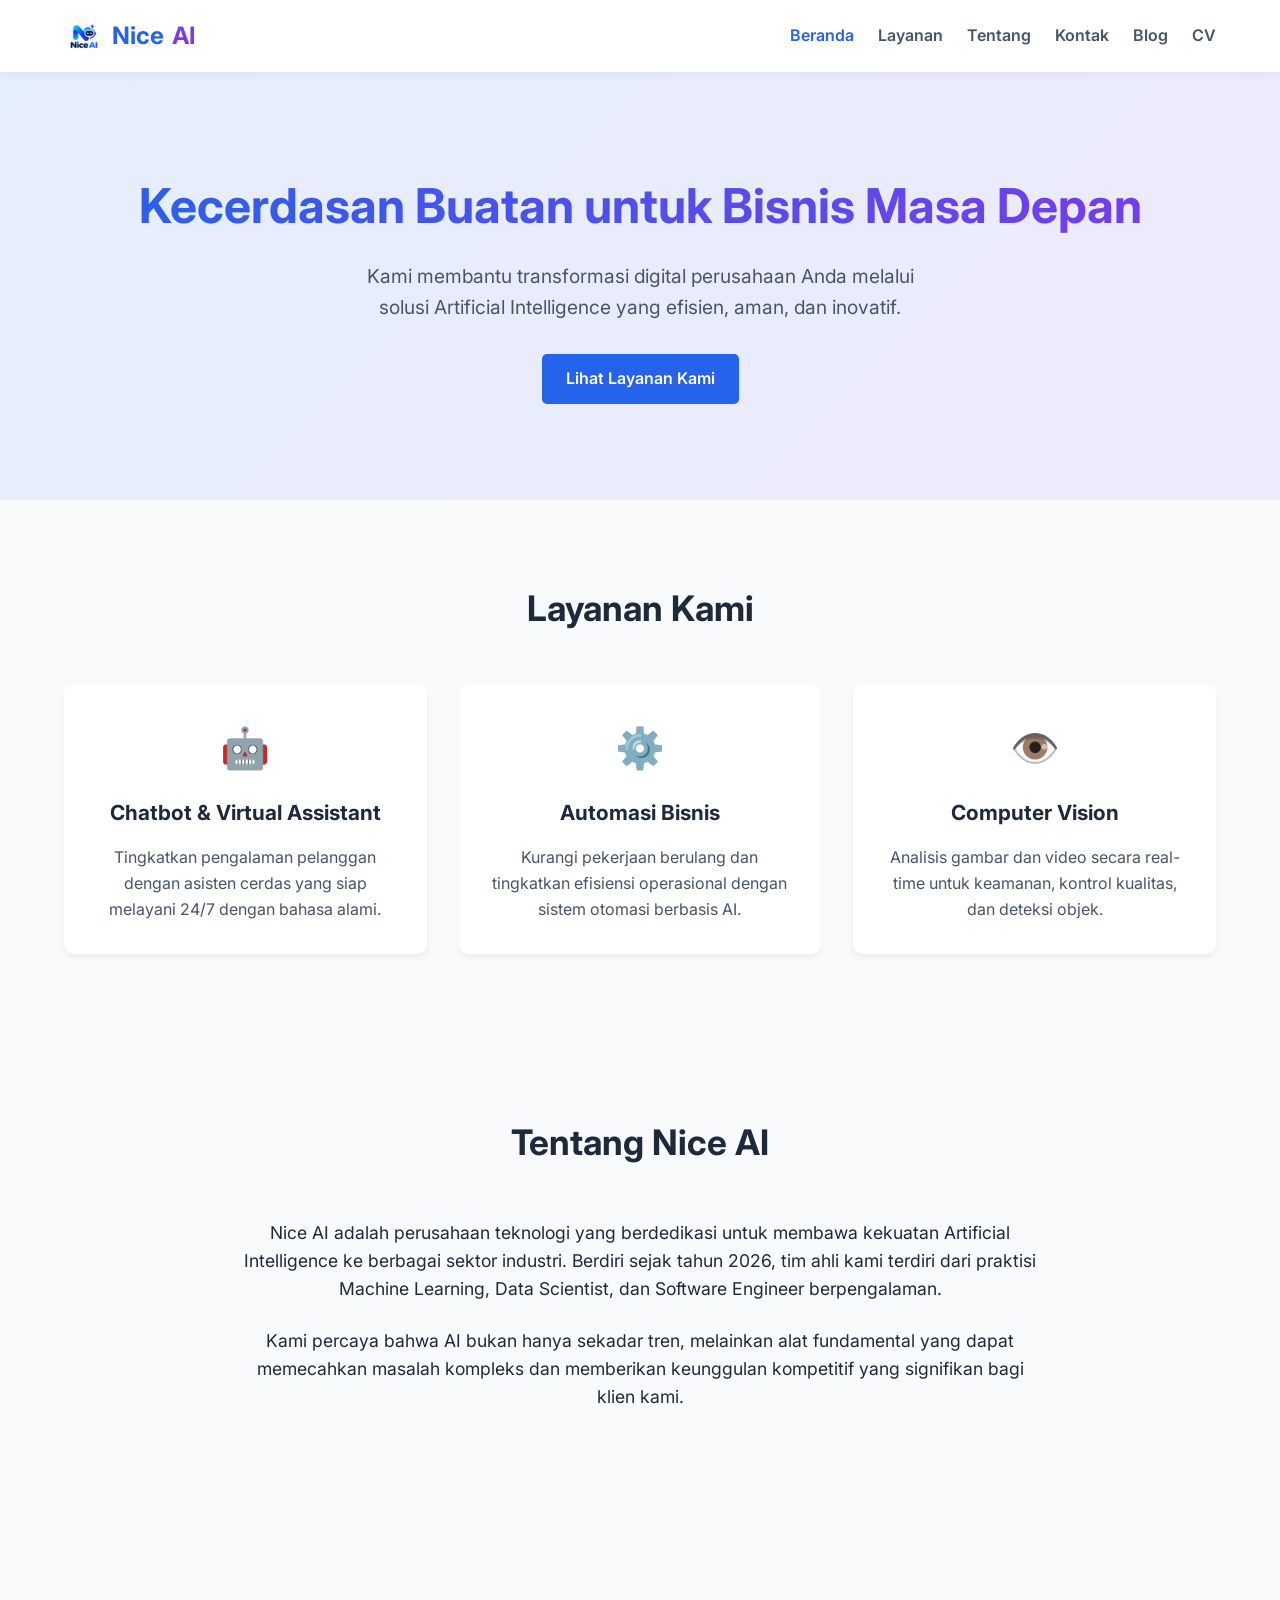
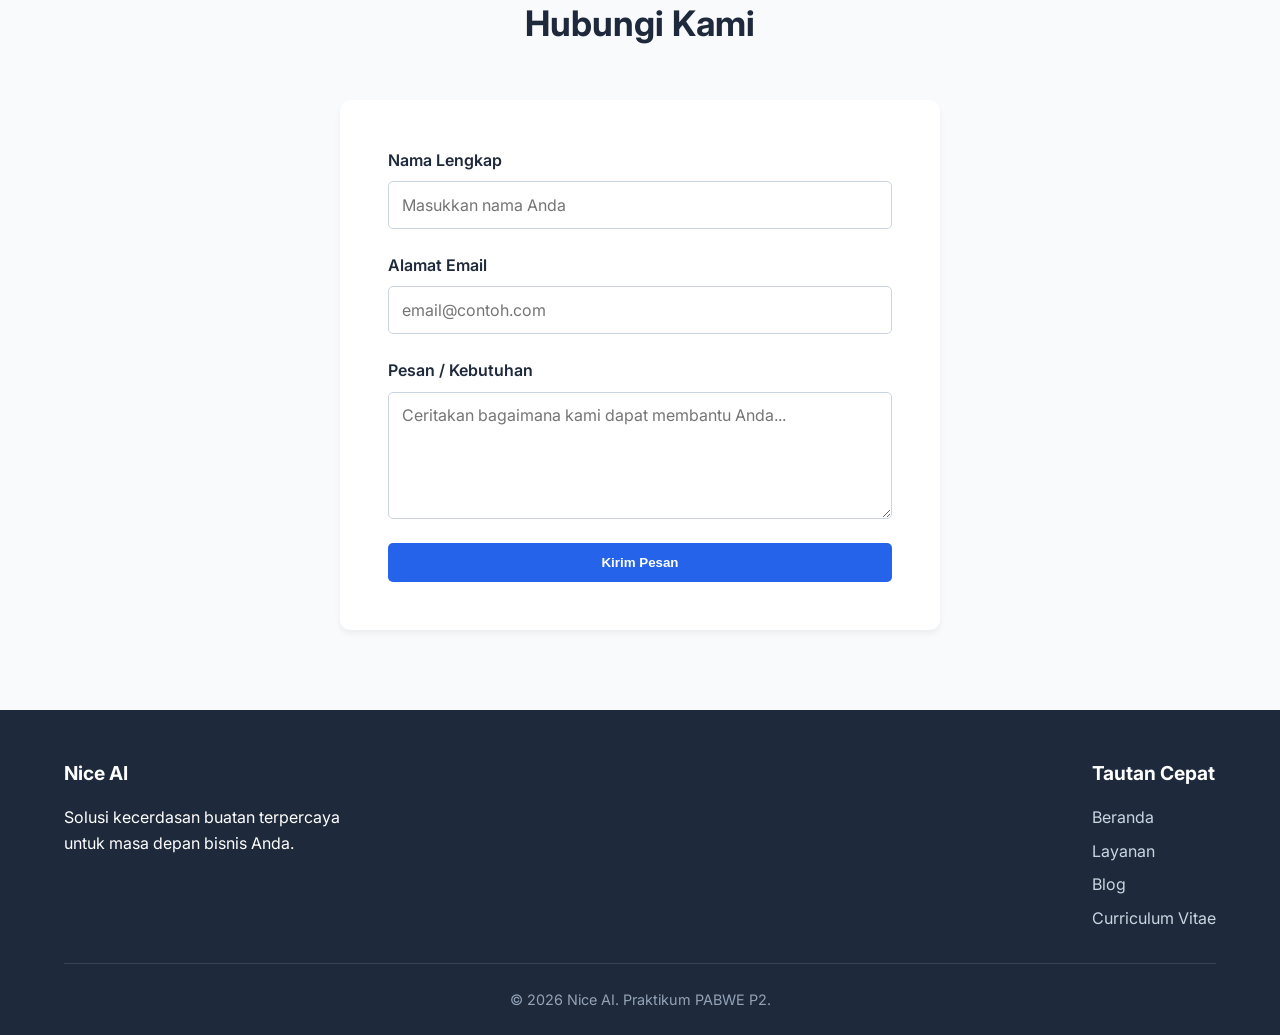
<file: index.html>
<!DOCTYPE html>
<html lang="id">
<head>
    <meta charset="UTF-8">
    <meta name="viewport" content="width=device-width, initial-scale=1.0">
    <meta name="description" content="Nice AI - Solusi kecerdasan buatan terbaik untuk transformasi digital bisnis Anda.">
    <title>Nice AI - Perusahaan Jasa Artificial Intelligence</title>
    <!-- Link ke External CSS -->
    <link rel="stylesheet" href="assets/css/style.css">
</head>
<body>

    <!-- Header & Navigasi -->
    <header>
        <div class="container">
            <nav>
                <div class="logo logo-flex">
                    <img src="assets/img/Logo_Nice_AI.png" alt="Logo Nice AI" width="40" height="40">
                    Nice <span>AI</span>
                </div>
                <ul class="nav-links">
                    <li><a href="#beranda" class="active">Beranda</a></li>
                    <li><a href="#layanan">Layanan</a></li>
                    <li><a href="#tentang">Tentang</a></li>
                    <li><a href="#kontak">Kontak</a></li>
                    <!-- Navigasi ke halaman lain sesuai kriteria praktikum -->
                    <li><a href="blog.html">Blog</a></li>
                    <li><a href="cv.html">CV</a></li>
                </ul>
            </nav>
        </div>
    </header>

    <!-- Main Content -->
    <main>
        <!-- Hero Section -->
        <section id="beranda" class="hero">
            <div class="container">
                <h1>Kecerdasan Buatan untuk Bisnis Masa Depan</h1>
                <p>Kami membantu transformasi digital perusahaan Anda melalui solusi Artificial Intelligence yang efisien, aman, dan inovatif.</p>
                <a href="#layanan" class="btn btn-primary">Lihat Layanan Kami</a>
            </div>
        </section>

        <!-- Layanan Section -->
        <section id="layanan">
            <div class="container">
                <h2 class="section-title">Layanan Kami</h2>
                <div class="services-grid">
                    <!-- Layanan 1 -->
                    <article class="service-card">
                        <div class="service-icon">🤖</div>
                        <h3>Chatbot & Virtual Assistant</h3>
                        <p>Tingkatkan pengalaman pelanggan dengan asisten cerdas yang siap melayani 24/7 dengan bahasa alami.</p>
                    </article>
                    <!-- Layanan 2 -->
                    <article class="service-card">
                        <div class="service-icon">⚙️</div>
                        <h3>Automasi Bisnis</h3>
                        <p>Kurangi pekerjaan berulang dan tingkatkan efisiensi operasional dengan sistem otomasi berbasis AI.</p>
                    </article>
                    <!-- Layanan 3 -->
                    <article class="service-card">
                        <div class="service-icon">👁️</div>
                        <h3>Computer Vision</h3>
                        <p>Analisis gambar dan video secara real-time untuk keamanan, kontrol kualitas, dan deteksi objek.</p>
                    </article>
                </div>
            </div>
        </section>

        <!-- Tentang Section -->
        <section id="tentang">
            <div class="container">
                <h2 class="section-title">Tentang Nice AI</h2>
                <div class="about-content">
                    <p>Nice AI adalah perusahaan teknologi yang berdedikasi untuk membawa kekuatan Artificial Intelligence ke berbagai sektor industri. Berdiri sejak tahun 2026, tim ahli kami terdiri dari praktisi Machine Learning, Data Scientist, dan Software Engineer berpengalaman.</p>
                    <p>Kami percaya bahwa AI bukan hanya sekadar tren, melainkan alat fundamental yang dapat memecahkan masalah kompleks dan memberikan keunggulan kompetitif yang signifikan bagi klien kami.</p>
                </div>
            </div>
        </section>

        <!-- Kontak / CTA Section -->
        <section id="kontak">
            <div class="container">
                <h2 class="section-title">Hubungi Kami</h2>
                <div class="contact-container">
                    <form class="contact-form" action="javascript:void(0);" method="POST">
                        <div class="form-group">
                            <label for="nama">Nama Lengkap</label>
                            <input type="text" id="nama" name="nama" placeholder="Masukkan nama Anda" required>
                        </div>
                        <div class="form-group">
                            <label for="email">Alamat Email</label>
                            <input type="email" id="email" name="email" placeholder="email@contoh.com" required>
                        </div>
                        <div class="form-group">
                            <label for="pesan">Pesan / Kebutuhan</label>
                            <textarea id="pesan" name="pesan" rows="5" placeholder="Ceritakan bagaimana kami dapat membantu Anda..." required></textarea>
                        </div>
                        <button type="submit" class="btn btn-primary">Kirim Pesan</button>
                    </form>
                </div>
            </div>
        </section>
    </main>

    <!-- Footer -->
    <footer>
        <div class="container">
            <div class="footer-content">
                <div class="footer-col">
                    <h2>Nice AI</h2>
                    <p>Solusi kecerdasan buatan terpercaya<br>untuk masa depan bisnis Anda.</p>
                </div>
                <div class="footer-col">
                    <h2>Tautan Cepat</h2>
                    <ul>
                        <li><a href="#beranda">Beranda</a></li>
                        <li><a href="#layanan">Layanan</a></li>
                        <li><a href="blog.html">Blog</a></li>
                        <li><a href="cv.html">Curriculum Vitae</a></li>
                    </ul>
                </div>
            </div>
            <div class="footer-bottom">
                &copy; 2026 Nice AI. Praktikum PABWE P2.
            </div>
        </div>
    </footer>

</body>
</html>
</file>
<file: assets/css/style.css>
/* style.css - Nice AI Landing Page */

/* Google Fonts Import */
@import url('https://fonts.googleapis.com/css2?family=Inter:wght@300;400;600;700&display=swap');

/* CSS Variables for consistent theming */
:root {
  --primary-color: #2563eb; /* Darker Blue for contrast */
  --primary-dark: #1d4ed8;
  --secondary-color: #7c3aed; /* Darker Purple for contrast */
  --bg-color: #f8fafc;
  --text-dark: #1e293b;
  --text-light: #475569; /* Darker slate for contrast */
  --white: #ffffff;
  --font-main: 'Inter', sans-serif;
  --transition: all 0.3s ease-in-out;
}

/* Reset & Base Styles */
* {
  margin: 0;
  padding: 0;
  box-sizing: border-box;
}

html {
  scroll-behavior: smooth;
}

body {
  font-family: var(--font-main);
  background-color: var(--bg-color);
  color: var(--text-dark);
  line-height: 1.6;
}

a {
  text-decoration: none;
  color: inherit;
  transition: var(--transition);
}

ul {
  list-style: none;
}

/* Container */
.container {
  width: 90%;
  max-width: 1200px;
  margin: 0 auto;
}

/* Header & Navbar */
header {
  background-color: var(--white);
  box-shadow: 0 2px 10px rgba(0, 0, 0, 0.05);
  position: sticky;
  top: 0;
  z-index: 1000;
}

nav {
  display: flex;
  justify-content: space-between;
  align-items: center;
  padding: 1rem 0;
}

.logo {
  font-size: 1.5rem;
  font-weight: 700;
  color: var(--primary-color);
  display: flex;
  align-items: center;
  gap: 0.5rem;
}

.logo span {
  color: var(--secondary-color);
}

.nav-links {
  display: flex;
  gap: 1.5rem;
  align-items: center;
}

.nav-links a {
  font-weight: 600;
  color: var(--text-light);
}

.nav-links a:hover,
.nav-links a.active {
  color: var(--primary-color);
}

/* Buttons */
.btn {
  display: inline-block;
  padding: 0.75rem 1.5rem;
  border-radius: 5px;
  font-weight: 600;
  cursor: pointer;
  border: none;
  transition: var(--transition);
  text-align: center;
}

.btn-primary {
  background-color: var(--primary-color);
  color: var(--white);
}

.btn-primary:hover {
  background-color: var(--primary-dark);
  transform: translateY(-2px);
}

/* Hero Section */
.hero {
  padding: 6rem 0;
  text-align: center;
  background: linear-gradient(135deg, rgba(59,130,246,0.1) 0%, rgba(139,92,246,0.1) 100%);
}

.hero h1 {
  font-size: 3rem;
  margin-bottom: 1rem;
  background: -webkit-linear-gradient(45deg, var(--primary-color), var(--secondary-color));
  -webkit-background-clip: text;
  -webkit-text-fill-color: transparent;
}

.hero p {
  font-size: 1.2rem;
  color: var(--text-light);
  max-width: 600px;
  margin: 0 auto 2rem;
}

/* Sections General */
section {
  padding: 5rem 0;
}

.section-title {
  text-align: center;
  font-size: 2.2rem;
  margin-bottom: 3rem;
  color: var(--text-dark);
}

/* Services Section */
.services-grid {
  display: grid;
  grid-template-columns: repeat(auto-fit, minmax(300px, 1fr));
  gap: 2rem;
}

.service-card {
  background: var(--white);
  padding: 2rem;
  border-radius: 10px;
  box-shadow: 0 4px 6px rgba(0, 0, 0, 0.05);
  transition: var(--transition);
  text-align: center;
}

.service-card:hover {
  transform: translateY(-10px);
  box-shadow: 0 10px 20px rgba(0, 0, 0, 0.1);
}

.service-icon {
  font-size: 2.5rem;
  color: var(--primary-color);
  margin-bottom: 1rem;
}

.service-card h3 {
  margin-bottom: 1rem;
  font-size: 1.3rem;
}

.service-card p {
  color: var(--text-light);
}

/* About Section */
.about-content {
  display: flex;
  flex-direction: column;
  align-items: center;
  text-align: center;
  max-width: 800px;
  margin: 0 auto;
}

.about-content p {
  margin-bottom: 1.5rem;
  font-size: 1.1rem;
}

/* Contact Section */
.contact-container {
  display: flex;
  flex-direction: column;
  align-items: center;
  max-width: 600px;
  margin: 0 auto;
  background: var(--white);
  padding: 3rem;
  border-radius: 10px;
  box-shadow: 0 4px 6px rgba(0, 0, 0, 0.05);
}

.contact-form {
  width: 100%;
  display: flex;
  flex-direction: column;
  gap: 1.5rem;
}

.form-group {
  display: flex;
  flex-direction: column;
  gap: 0.5rem;
}

.form-group label {
  font-weight: 600;
  color: var(--text-dark);
}

.form-group input,
.form-group textarea {
  padding: 0.8rem;
  border: 1px solid #cbd5e1;
  border-radius: 5px;
  font-family: var(--font-main);
  font-size: 1rem;
  transition: var(--transition);
}

.form-group input:focus,
.form-group textarea:focus {
  outline: none;
  border-color: var(--primary-color);
  box-shadow: 0 0 0 3px rgba(59, 130, 246, 0.2);
}

/* Footer */
footer {
  background-color: var(--text-dark);
  color: var(--white);
  padding: 3rem 0 1.5rem;
}

.footer-content {
  display: flex;
  justify-content: space-between;
  flex-wrap: wrap;
  gap: 2rem;
  margin-bottom: 2rem;
}

.footer-col h2 {
  margin-bottom: 1rem;
  font-size: 1.2rem;
}

.footer-col ul {
  display: flex;
  flex-direction: column;
  gap: 0.5rem;
}

.footer-col ul a {
  color: #cbd5e1;
}

.footer-col ul a:hover {
  color: var(--white);
}

.footer-bottom {
  text-align: center;
  padding-top: 1.5rem;
  border-top: 1px solid #334155;
  color: #94a3b8;
  font-size: 0.9rem;
}

/* Responsive Media Queries */
@media (max-width: 768px) {
  nav {
    flex-direction: column;
    gap: 1rem;
  }
  
  .nav-links {
    flex-wrap: wrap;
    justify-content: center;
  }
  
  .hero h1 {
    font-size: 2.2rem;
  }
  
  .hero {
    padding: 4rem 0;
  }
  
  .contact-container {
    padding: 2rem 1.5rem;
  }
}

.logo-flex { display: flex; align-items: center; gap: 8px; }
</file>
